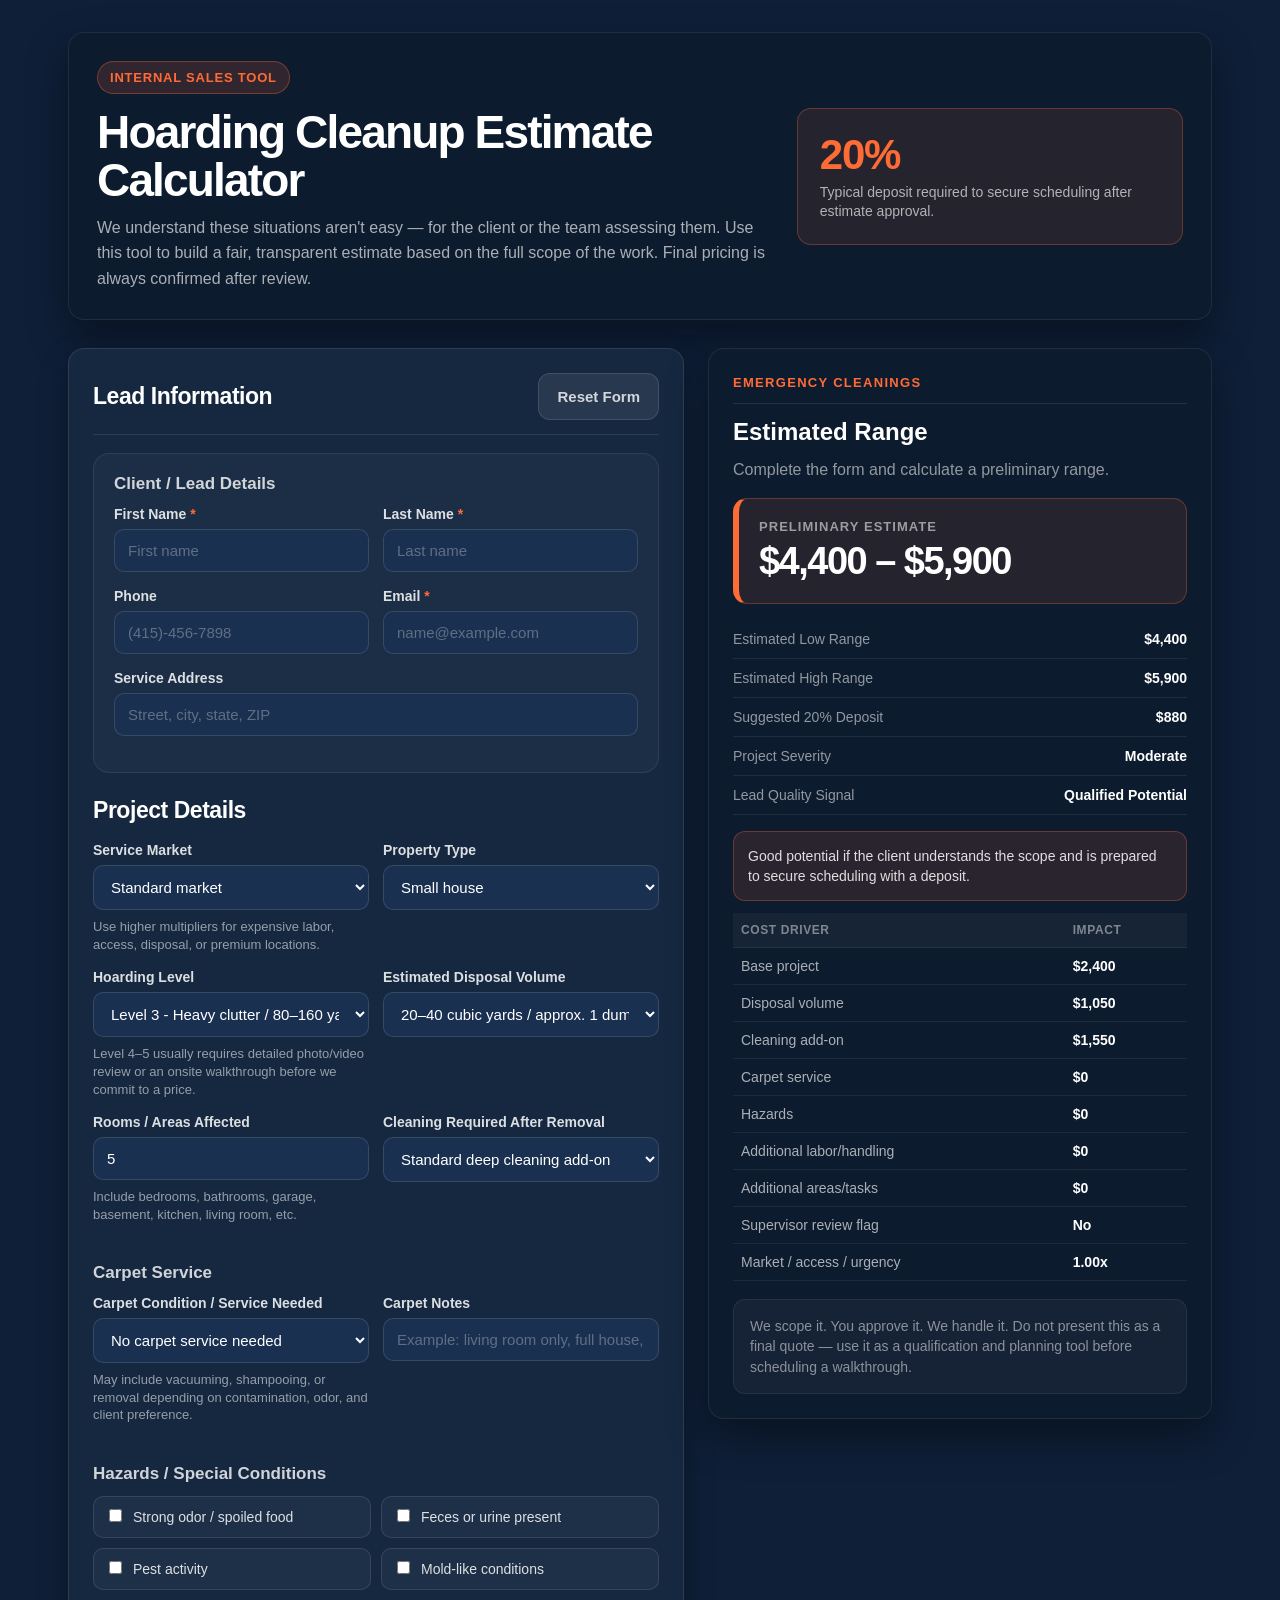
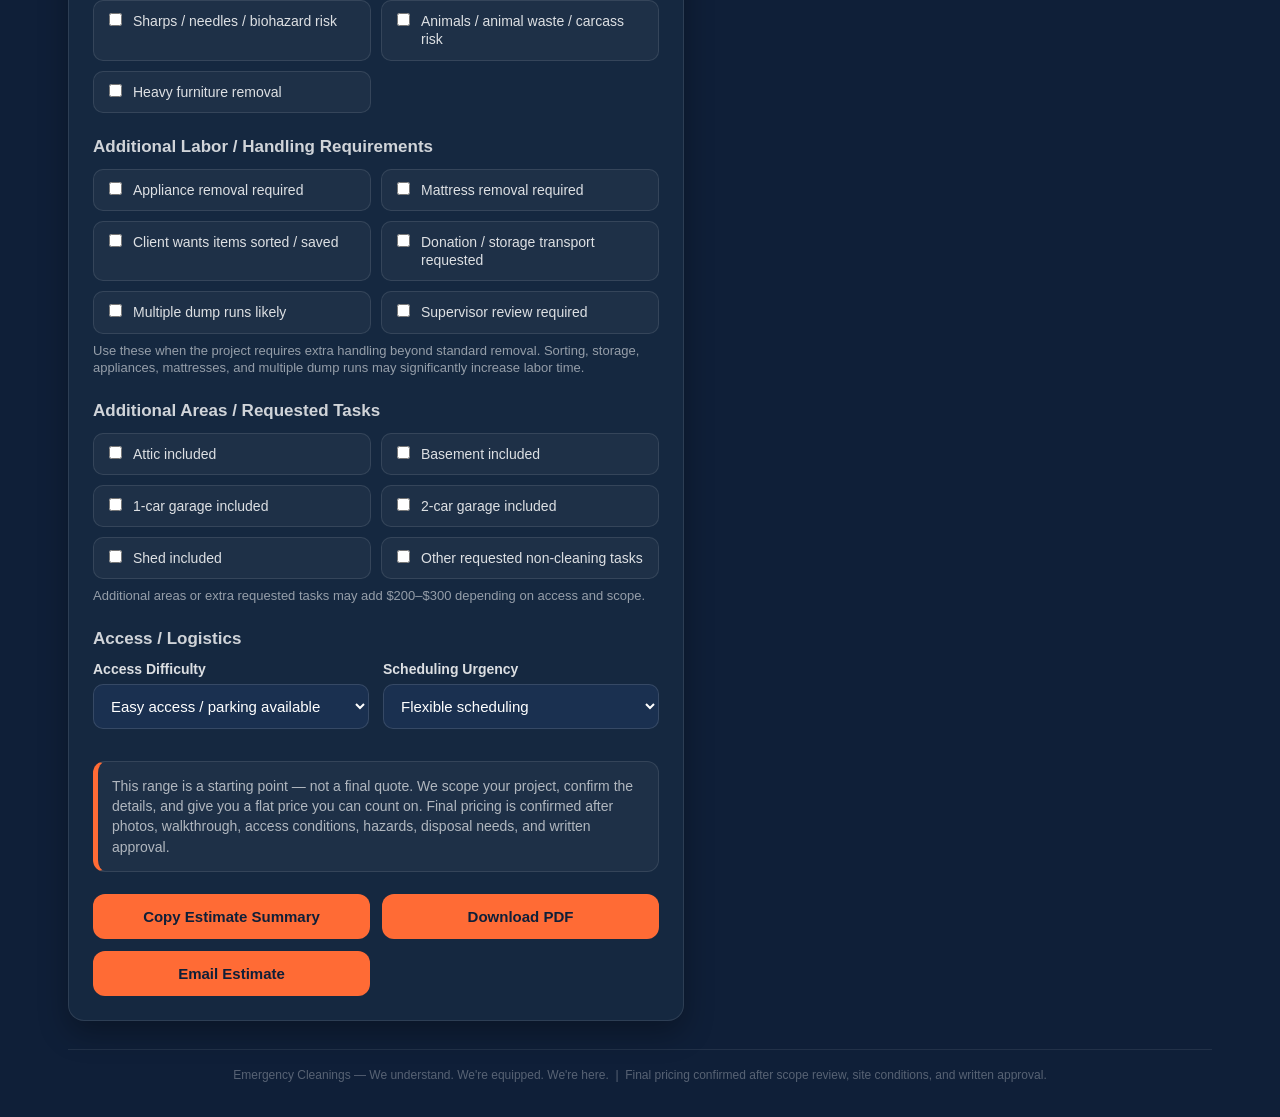
<file: index.html>
<!DOCTYPE html>
<html lang="en">
<head>
  <meta charset="UTF-8" />
  <meta name="viewport" content="width=device-width, initial-scale=1.0" />
  <title>Emergency Cleanings | Hoarding Cleanup Estimate Calculator</title>
  <link rel="stylesheet" href="styles.css" />
</head>
<body>
  <div class="ec-calculator-wrapper" id="ecCalculator">
    <section class="ec-header">
      <div>
        <span class="ec-badge">Internal Sales Tool</span>
        <h1>Hoarding Cleanup Estimate Calculator</h1>
        <p>
          We understand these situations aren't easy — for the client or the team assessing them.
          Use this tool to build a fair, transparent estimate based on the full scope of the work.
          Final pricing is always confirmed after review.
        </p>
      </div>
      <div class="ec-header-card">
        <strong>20%</strong>
        <span>Typical deposit required to secure scheduling after estimate approval.</span>
      </div>
    </section>

    <section class="ec-main-grid">
      <form class="ec-card" id="calculatorForm" novalidate>
        <div class="ec-form-topbar">
          <h2>Lead Information</h2>
          <button class="ec-btn ec-btn-secondary ec-btn-small" type="button" onclick="resetCalculator()">Reset Form</button>
        </div>

        <div class="ec-lead-box form-block-top">
          <h3>Client / Lead Details</h3>
          <div class="ec-two-col">
            <div class="ec-field">
              <label for="clientFirstName">First Name <span class="required">*</span></label>
              <input id="clientFirstName" type="text" placeholder="First name" required autocomplete="given-name" />
            </div>
            <div class="ec-field">
              <label for="clientLastName">Last Name <span class="required">*</span></label>
              <input id="clientLastName" type="text" placeholder="Last name" required autocomplete="family-name" />
            </div>
          </div>
          <div class="ec-two-col">
            <div class="ec-field">
              <label for="clientPhone">Phone</label>
              <input id="clientPhone" type="tel" placeholder="(415)-456-7898" inputmode="tel" maxlength="14" autocomplete="tel" />
            </div>
            <div class="ec-field">
              <label for="clientEmail">Email <span class="required">*</span></label>
              <input id="clientEmail" type="email" placeholder="name@example.com" required autocomplete="email" />
            </div>
          </div>
          <div class="ec-field">
            <label for="clientAddress">Service Address</label>
            <input id="clientAddress" type="text" placeholder="Street, city, state, ZIP" autocomplete="street-address" />
          </div>
        </div>

        <h2>Project Details</h2>

        <div class="ec-two-col">
          <div class="ec-field">
            <label for="marketType">Service Market</label>
            <select id="marketType">
              <option value="0.95">Lower-cost / rural market</option>
              <option value="1.00" selected>Standard market</option>
              <option value="1.15">High-cost metro</option>
              <option value="1.25">Premium metro / wealthy suburb</option>
              <option value="1.40">Difficult urban market: NYC / SF / LA core</option>
            </select>
            <small>Use higher multipliers for expensive labor, access, disposal, or premium locations.</small>
          </div>

          <div class="ec-field">
            <label for="propertyType">Property Type</label>
            <select id="propertyType">
              <option value="0.85">Studio / 1-bedroom apartment</option>
              <option value="0.95">2-bedroom apartment</option>
              <option value="1.00" selected>Small house</option>
              <option value="1.20">Medium house</option>
              <option value="1.45">Large house</option>
              <option value="1.70">Very large property / multi-unit</option>
            </select>
          </div>
        </div>

        <div class="ec-two-col">
          <div class="ec-field">
            <label for="hoardingLevel">Hoarding Level</label>
            <select id="hoardingLevel">
              <option value="800">Level 1 - Light clutter / 10–30 yards</option>
              <option value="1400">Level 2 - Moderate clutter / 30–80 yards</option>
              <option value="2400" selected>Level 3 - Heavy clutter / 80–160 yards</option>
              <option value="3800">Level 4 - Severe conditions / 160–250 yards</option>
              <option value="5000">Level 5 - Extreme / 250–400+ yards</option>
            </select>
            <small>Level 4–5 usually requires detailed photo/video review or an onsite walkthrough before we commit to a price.</small>
          </div>

          <div class="ec-field">
            <label for="cubicYards">Estimated Disposal Volume</label>
            <select id="cubicYards">
              <option value="350">Less than 10 cubic yards</option>
              <option value="800">10–20 cubic yards</option>
              <option value="1050" selected>20–40 cubic yards / approx. 1 dumpster</option>
              <option value="2100">40–80 cubic yards / approx. 1–2 dumpsters</option>
              <option value="4200">80–160 cubic yards / approx. 2–4 dumpsters</option>
              <option value="6300">160–240 cubic yards / approx. 4–6 dumpsters</option>
              <option value="9500">240–400 cubic yards / approx. 6–10 dumpsters</option>
            </select>
          </div>
        </div>

        <div class="ec-two-col">
          <div class="ec-field">
            <label for="roomsAffected">Rooms / Areas Affected</label>
            <input id="roomsAffected" type="number" min="1" max="30" value="5" />
            <small>Include bedrooms, bathrooms, garage, basement, kitchen, living room, etc.</small>
          </div>

          <div class="ec-field">
            <label for="cleaningLevel">Cleaning Required After Removal</label>
            <select id="cleaningLevel">
              <option value="0">Removal only</option>
              <option value="400">Removal + broom sweep</option>
              <option value="800">Small deep cleaning add-on</option>
              <option value="1300" selected>Standard deep cleaning add-on</option>
              <option value="1800">Large / severe deep cleaning add-on</option>
              <option value="2500">Biohazard-level cleaning / odor work</option>
            </select>
          </div>
        </div>

        <h3>Carpet Service</h3>
        <div class="ec-two-col">
          <div class="ec-field">
            <label for="carpetService">Carpet Condition / Service Needed</label>
            <select id="carpetService">
              <option value="0" selected>No carpet service needed</option>
              <option value="50">Light vacuum only / small area</option>
              <option value="150">Carpet vacuum / moderate area</option>
              <option value="300">Carpet shampoo / standard area</option>
              <option value="500">Carpet shampoo / large area</option>
              <option value="400">Carpet removal / small area</option>
              <option value="650">Carpet removal / medium area</option>
              <option value="800">Carpet removal / large or severe area</option>
            </select>
            <small>May include vacuuming, shampooing, or removal depending on contamination, odor, and client preference.</small>
          </div>
          <div class="ec-field">
            <label for="carpetNotes">Carpet Notes</label>
            <input id="carpetNotes" type="text" placeholder="Example: living room only, full house, remove contaminated carpet" />
          </div>
        </div>

        <h3>Hazards / Special Conditions</h3>
        <div class="ec-checkbox-grid">
          <label class="ec-check"><input type="checkbox" class="hazard" value="800" /> Strong odor / spoiled food</label>
          <label class="ec-check"><input type="checkbox" class="hazard" value="1800" /> Feces or urine present</label>
          <label class="ec-check"><input type="checkbox" class="hazard" value="900" /> Pest activity</label>
          <label class="ec-check"><input type="checkbox" class="hazard" value="1200" /> Mold-like conditions</label>
          <label class="ec-check"><input type="checkbox" class="hazard" value="2500" /> Sharps / needles / biohazard risk</label>
          <label class="ec-check"><input type="checkbox" class="hazard" value="1500" /> Animals / animal waste / carcass risk</label>
          <label class="ec-check"><input type="checkbox" class="hazard" value="800" /> Heavy furniture removal</label>
        </div>

        <h3>Additional Labor / Handling Requirements</h3>
        <div class="ec-checkbox-grid">
          <label class="ec-check"><input type="checkbox" class="labor-extra" value="350" /> Appliance removal required</label>
          <label class="ec-check"><input type="checkbox" class="labor-extra" value="150" /> Mattress removal required</label>
          <label class="ec-check"><input type="checkbox" class="labor-extra" value="750" /> Client wants items sorted / saved</label>
          <label class="ec-check"><input type="checkbox" class="labor-extra" value="650" /> Donation / storage transport requested</label>
          <label class="ec-check"><input type="checkbox" class="labor-extra" value="500" /> Multiple dump runs likely</label>
          <label class="ec-check"><input type="checkbox" class="supervisor-flag" value="0" /> Supervisor review required</label>
        </div>
        <small class="block-help">Use these when the project requires extra handling beyond standard removal. Sorting, storage, appliances, mattresses, and multiple dump runs may significantly increase labor time.</small>

        <h3>Additional Areas / Requested Tasks</h3>
        <div class="ec-checkbox-grid">
          <label class="ec-check"><input type="checkbox" class="extra-area" value="300" /> Attic included</label>
          <label class="ec-check"><input type="checkbox" class="extra-area" value="300" /> Basement included</label>
          <label class="ec-check"><input type="checkbox" class="extra-area" value="200" /> 1-car garage included</label>
          <label class="ec-check"><input type="checkbox" class="extra-area" value="300" /> 2-car garage included</label>
          <label class="ec-check"><input type="checkbox" class="extra-area" value="250" /> Shed included</label>
          <label class="ec-check"><input type="checkbox" class="extra-area" value="300" /> Other requested non-cleaning tasks</label>
        </div>
        <small class="block-help">Additional areas or extra requested tasks may add $200–$300 depending on access and scope.</small>

        <h3>Access / Logistics</h3>
        <div class="ec-two-col">
          <div class="ec-field">
            <label for="accessLevel">Access Difficulty</label>
            <select id="accessLevel">
              <option value="1.00">Easy access / parking available</option>
              <option value="1.06">Some stairs or elevator coordination</option>
              <option value="1.12">Long carry distance / limited parking</option>
              <option value="1.18">Urban building / COI / elevator restrictions</option>
              <option value="1.28">Very difficult access / no dumpster access</option>
            </select>
          </div>

          <div class="ec-field">
            <label for="urgency">Scheduling Urgency</label>
            <select id="urgency">
              <option value="1.00">Flexible scheduling</option>
              <option value="1.05">Within 7 days</option>
              <option value="1.12">Within 72 hours</option>
              <option value="1.22">Same-day / emergency response</option>
            </select>
          </div>
        </div>

        <div class="ec-warning">
          This range is a starting point — not a final quote. We scope your project, confirm the details,
          and give you a flat price you can count on. Final pricing is confirmed after photos, walkthrough,
          access conditions, hazards, disposal needs, and written approval.
        </div>

        <div class="ec-actions">
          <button class="ec-btn ec-btn-primary" type="button" onclick="copySummary()">Copy Estimate Summary</button>
          <button class="ec-btn ec-btn-primary" type="button" onclick="downloadEstimatePdf()">Download PDF</button>
          <button class="ec-btn ec-btn-primary" type="button" id="sendEstimateBtn" onclick="sendEstimate()">Email Estimate</button>
        </div>
      </form>

      <aside class="ec-result-card" id="resultPanel">
        <div class="ec-result-brand">
          <span class="ec-result-logo">Emergency Cleanings</span>
        </div>
        <h2>Estimated Range</h2>
        <p class="result-intro">Complete the form and calculate a preliminary range.</p>

        <div class="ec-range">
          <span class="label">Preliminary Estimate</span>
          <span class="amount" id="estimateRange">$0 – $0</span>
        </div>

        <div class="ec-result-row"><span>Estimated Low Range</span><strong id="lowRange">$0</strong></div>
        <div class="ec-result-row"><span>Estimated High Range</span><strong id="highRange">$0</strong></div>
        <div class="ec-result-row"><span>Suggested 20% Deposit</span><strong id="depositAmount">$0</strong></div>
        <div class="ec-result-row"><span>Project Severity</span><strong id="severityLabel">Pending</strong></div>
        <div class="ec-result-row"><span>Lead Quality Signal</span><strong id="leadSignal">Pending</strong></div>

        <div class="ec-quality-box" id="recommendationBox">
          Recommendation will appear after calculation.
        </div>

        <table class="ec-mini-table" id="breakdownTable">
          <thead>
            <tr><th>Cost Driver</th><th>Impact</th></tr>
          </thead>
          <tbody>
            <tr><td>Base project</td><td id="baseImpact">$0</td></tr>
            <tr><td>Disposal volume</td><td id="volumeImpact">$0</td></tr>
            <tr><td>Cleaning add-on</td><td id="cleanImpact">$0</td></tr>
            <tr><td>Carpet service</td><td id="carpetImpact">$0</td></tr>
            <tr><td>Hazards</td><td id="hazardImpact">$0</td></tr>
            <tr><td>Additional labor/handling</td><td id="laborExtraImpact">$0</td></tr>
            <tr><td>Additional areas/tasks</td><td id="extraImpact">$0</td></tr>
            <tr><td>Supervisor review flag</td><td id="supervisorImpact">No</td></tr>
            <tr><td>Market / access / urgency</td><td id="multiplierImpact">1.00x</td></tr>
          </tbody>
        </table>

        <div class="ec-note">
          We scope it. You approve it. We handle it. Do not present this as a final quote — use it as a qualification and planning tool before scheduling a walkthrough.
        </div>
      </aside>
    </section>

    <div class="ec-footer-note">
      Emergency Cleanings — We understand. We're equipped. We're here. &nbsp;|&nbsp; Final pricing confirmed after scope review, site conditions, and written approval.
    </div>
  </div>

  <script src="calculator.js"></script>
</body>
</html>
</file>
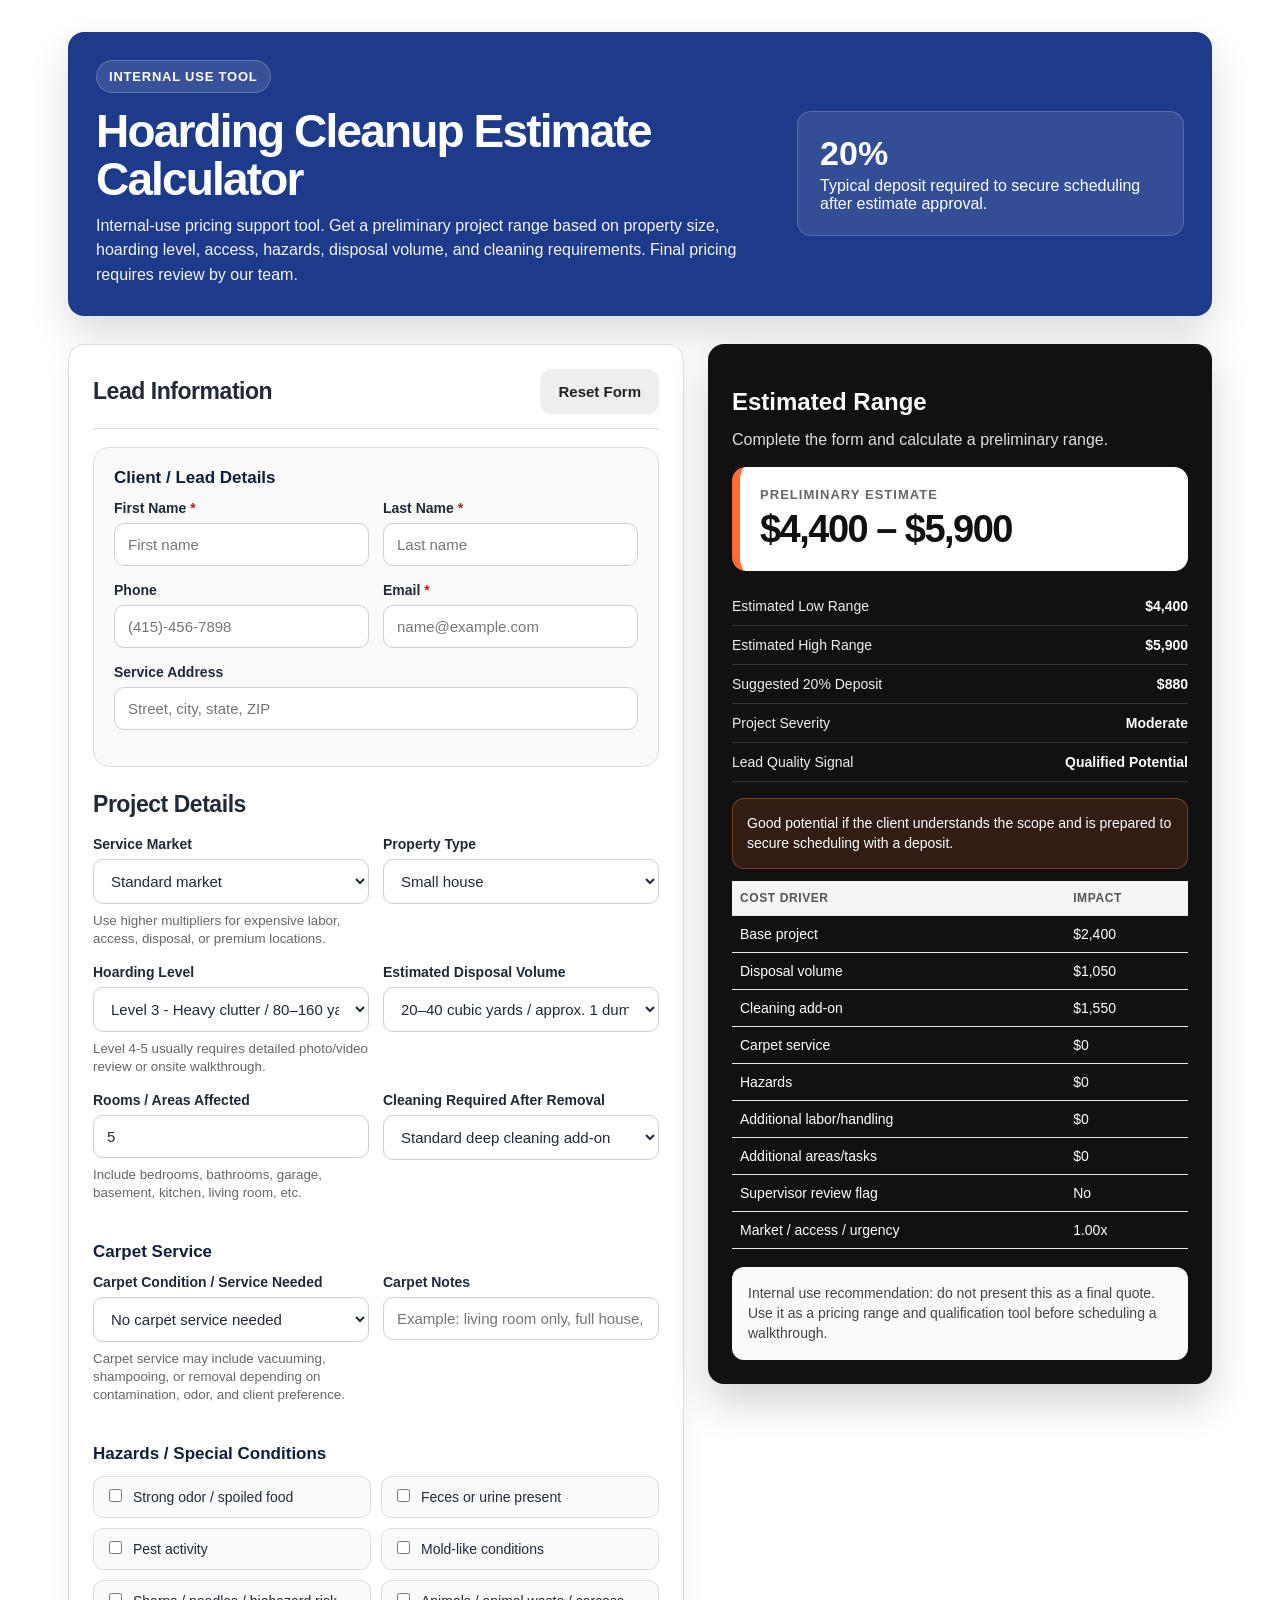
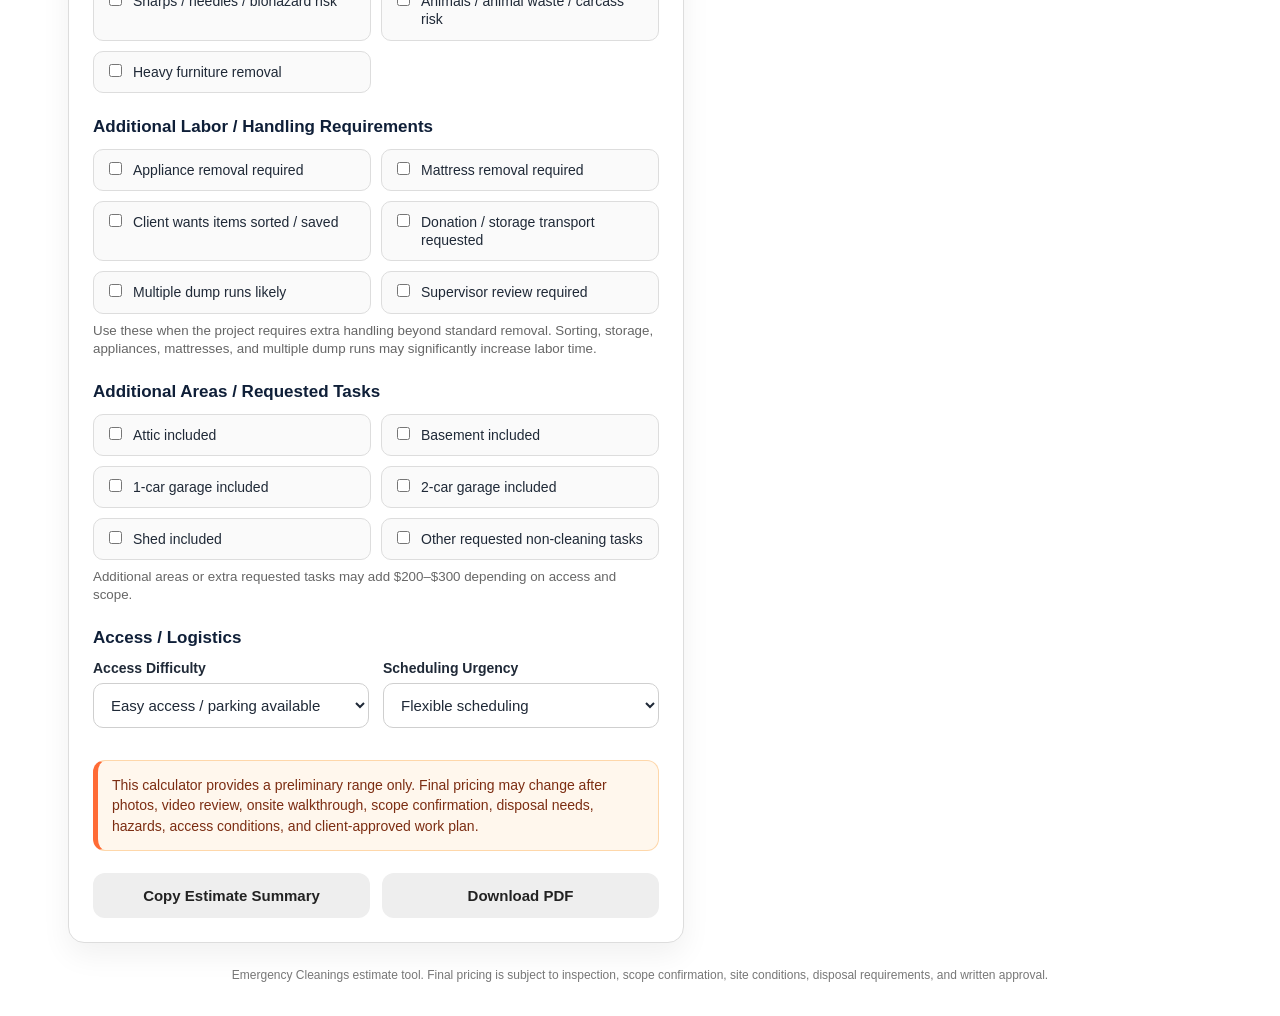
<file: ProjectCalculator/index.html>
<!DOCTYPE html>
<html lang="en">
<head>
  <meta charset="UTF-8" />
  <meta name="viewport" content="width=device-width, initial-scale=1.0" />
  <title>Emergency Cleanings | Hoarding Cleanup Estimate Calculator</title>
  <link rel="stylesheet" href="styles.css" />
</head>
<body>
  <div class="ec-calculator-wrapper" id="ecCalculator">
    <section class="ec-header">
      <div>
        <span class="ec-badge">Internal Use Tool</span>
        <h1>Hoarding Cleanup Estimate Calculator</h1>
        <p>
          Internal-use pricing support tool. Get a preliminary project range based on property size,
          hoarding level, access, hazards, disposal volume, and cleaning requirements. Final pricing
          requires review by our team.
        </p>
      </div>
      <div class="ec-header-card">
        <strong>20%</strong>
        <span>Typical deposit required to secure scheduling after estimate approval.</span>
      </div>
    </section>

    <section class="ec-main-grid">
      <form class="ec-card" id="calculatorForm" novalidate>
        <div class="ec-form-topbar">
          <h2>Lead Information</h2>
          <button class="ec-btn ec-btn-secondary ec-btn-small" type="button" onclick="resetCalculator()">Reset Form</button>
        </div>

        <div class="ec-lead-box form-block-top">
          <h3>Client / Lead Details</h3>
          <div class="ec-two-col">
            <div class="ec-field">
              <label for="clientFirstName">First Name <span class="required">*</span></label>
              <input id="clientFirstName" type="text" placeholder="First name" required autocomplete="given-name" />
            </div>
            <div class="ec-field">
              <label for="clientLastName">Last Name <span class="required">*</span></label>
              <input id="clientLastName" type="text" placeholder="Last name" required autocomplete="family-name" />
            </div>
          </div>
          <div class="ec-two-col">
            <div class="ec-field">
              <label for="clientPhone">Phone</label>
              <input id="clientPhone" type="tel" placeholder="(415)-456-7898" inputmode="tel" maxlength="14" autocomplete="tel" />
            </div>
            <div class="ec-field">
              <label for="clientEmail">Email <span class="required">*</span></label>
              <input id="clientEmail" type="email" placeholder="name@example.com" required autocomplete="email" />
            </div>
          </div>
          <div class="ec-field">
            <label for="clientAddress">Service Address</label>
            <input id="clientAddress" type="text" placeholder="Street, city, state, ZIP" autocomplete="street-address" />
          </div>
        </div>

        <h2>Project Details</h2>

        <div class="ec-two-col">
          <div class="ec-field">
            <label for="marketType">Service Market</label>
            <select id="marketType">
              <option value="0.95">Lower-cost / rural market</option>
              <option value="1.00" selected>Standard market</option>
              <option value="1.15">High-cost metro</option>
              <option value="1.25">Premium metro / wealthy suburb</option>
              <option value="1.40">Difficult urban market: NYC / SF / LA core</option>
            </select>
            <small>Use higher multipliers for expensive labor, access, disposal, or premium locations.</small>
          </div>

          <div class="ec-field">
            <label for="propertyType">Property Type</label>
            <select id="propertyType">
              <option value="0.85">Studio / 1-bedroom apartment</option>
              <option value="0.95">2-bedroom apartment</option>
              <option value="1.00" selected>Small house</option>
              <option value="1.20">Medium house</option>
              <option value="1.45">Large house</option>
              <option value="1.70">Very large property / multi-unit</option>
            </select>
          </div>
        </div>

        <div class="ec-two-col">
          <div class="ec-field">
            <label for="hoardingLevel">Hoarding Level</label>
            <select id="hoardingLevel">
              <option value="800">Level 1 - Light clutter / 10–30 yards</option>
              <option value="1400">Level 2 - Moderate clutter / 30–80 yards</option>
              <option value="2400" selected>Level 3 - Heavy clutter / 80–160 yards</option>
              <option value="3800">Level 4 - Severe conditions / 160–250 yards</option>
              <option value="5000">Level 5 - Extreme / 250–400+ yards</option>
            </select>
            <small>Level 4-5 usually requires detailed photo/video review or onsite walkthrough.</small>
          </div>

          <div class="ec-field">
            <label for="cubicYards">Estimated Disposal Volume</label>
            <select id="cubicYards">
              <option value="350">Less than 10 cubic yards</option>
              <option value="800">10–20 cubic yards</option>
              <option value="1050" selected>20–40 cubic yards / approx. 1 dumpster</option>
              <option value="2100">40–80 cubic yards / approx. 1–2 dumpsters</option>
              <option value="4200">80–160 cubic yards / approx. 2–4 dumpsters</option>
              <option value="6300">160–240 cubic yards / approx. 4–6 dumpsters</option>
              <option value="9500">240–400 cubic yards / approx. 6–10 dumpsters</option>
            </select>
          </div>
        </div>

        <div class="ec-two-col">
          <div class="ec-field">
            <label for="roomsAffected">Rooms / Areas Affected</label>
            <input id="roomsAffected" type="number" min="1" max="30" value="5" />
            <small>Include bedrooms, bathrooms, garage, basement, kitchen, living room, etc.</small>
          </div>

          <div class="ec-field">
            <label for="cleaningLevel">Cleaning Required After Removal</label>
            <select id="cleaningLevel">
              <option value="0">Removal only</option>
              <option value="400">Removal + broom sweep</option>
              <option value="800">Small deep cleaning add-on</option>
              <option value="1300" selected>Standard deep cleaning add-on</option>
              <option value="1800">Large / severe deep cleaning add-on</option>
              <option value="2500">Biohazard-level cleaning / odor work</option>
            </select>
          </div>
        </div>

        <h3>Carpet Service</h3>
        <div class="ec-two-col">
          <div class="ec-field">
            <label for="carpetService">Carpet Condition / Service Needed</label>
            <select id="carpetService">
              <option value="0" selected>No carpet service needed</option>
              <option value="50">Light vacuum only / small area</option>
              <option value="150">Carpet vacuum / moderate area</option>
              <option value="300">Carpet shampoo / standard area</option>
              <option value="500">Carpet shampoo / large area</option>
              <option value="400">Carpet removal / small area</option>
              <option value="650">Carpet removal / medium area</option>
              <option value="800">Carpet removal / large or severe area</option>
            </select>
            <small>Carpet service may include vacuuming, shampooing, or removal depending on contamination, odor, and client preference.</small>
          </div>
          <div class="ec-field">
            <label for="carpetNotes">Carpet Notes</label>
            <input id="carpetNotes" type="text" placeholder="Example: living room only, full house, remove contaminated carpet" />
          </div>
        </div>

        <h3>Hazards / Special Conditions</h3>
        <div class="ec-checkbox-grid">
          <label class="ec-check"><input type="checkbox" class="hazard" value="800" /> Strong odor / spoiled food</label>
          <label class="ec-check"><input type="checkbox" class="hazard" value="1800" /> Feces or urine present</label>
          <label class="ec-check"><input type="checkbox" class="hazard" value="900" /> Pest activity</label>
          <label class="ec-check"><input type="checkbox" class="hazard" value="1200" /> Mold-like conditions</label>
          <label class="ec-check"><input type="checkbox" class="hazard" value="2500" /> Sharps / needles / biohazard risk</label>
          <label class="ec-check"><input type="checkbox" class="hazard" value="1500" /> Animals / animal waste / carcass risk</label>
          <label class="ec-check"><input type="checkbox" class="hazard" value="800" /> Heavy furniture removal</label>
        </div>

        <h3>Additional Labor / Handling Requirements</h3>
        <div class="ec-checkbox-grid">
          <label class="ec-check"><input type="checkbox" class="labor-extra" value="350" /> Appliance removal required</label>
          <label class="ec-check"><input type="checkbox" class="labor-extra" value="150" /> Mattress removal required</label>
          <label class="ec-check"><input type="checkbox" class="labor-extra" value="750" /> Client wants items sorted / saved</label>
          <label class="ec-check"><input type="checkbox" class="labor-extra" value="650" /> Donation / storage transport requested</label>
          <label class="ec-check"><input type="checkbox" class="labor-extra" value="500" /> Multiple dump runs likely</label>
          <label class="ec-check"><input type="checkbox" class="supervisor-flag" value="0" /> Supervisor review required</label>
        </div>
        <small class="block-help">Use these when the project requires extra handling beyond standard removal. Sorting, storage, appliances, mattresses, and multiple dump runs may significantly increase labor time.</small>

        <h3>Additional Areas / Requested Tasks</h3>
        <div class="ec-checkbox-grid">
          <label class="ec-check"><input type="checkbox" class="extra-area" value="300" /> Attic included</label>
          <label class="ec-check"><input type="checkbox" class="extra-area" value="300" /> Basement included</label>
          <label class="ec-check"><input type="checkbox" class="extra-area" value="200" /> 1-car garage included</label>
          <label class="ec-check"><input type="checkbox" class="extra-area" value="300" /> 2-car garage included</label>
          <label class="ec-check"><input type="checkbox" class="extra-area" value="250" /> Shed included</label>
          <label class="ec-check"><input type="checkbox" class="extra-area" value="300" /> Other requested non-cleaning tasks</label>
        </div>
        <small class="block-help">Additional areas or extra requested tasks may add $200–$300 depending on access and scope.</small>

        <h3>Access / Logistics</h3>
        <div class="ec-two-col">
          <div class="ec-field">
            <label for="accessLevel">Access Difficulty</label>
            <select id="accessLevel">
              <option value="1.00">Easy access / parking available</option>
              <option value="1.06">Some stairs or elevator coordination</option>
              <option value="1.12">Long carry distance / limited parking</option>
              <option value="1.18">Urban building / COI / elevator restrictions</option>
              <option value="1.28">Very difficult access / no dumpster access</option>
            </select>
          </div>

          <div class="ec-field">
            <label for="urgency">Scheduling Urgency</label>
            <select id="urgency">
              <option value="1.00">Flexible scheduling</option>
              <option value="1.05">Within 7 days</option>
              <option value="1.12">Within 72 hours</option>
              <option value="1.22">Same-day / emergency response</option>
            </select>
          </div>
        </div>

        <div class="ec-warning">
          This calculator provides a preliminary range only. Final pricing may change after photos,
          video review, onsite walkthrough, scope confirmation, disposal needs, hazards, access conditions,
          and client-approved work plan.
        </div>

        <div class="ec-actions">
          <button class="ec-btn ec-btn-secondary" type="button" onclick="copySummary()">Copy Estimate Summary</button>
          <button class="ec-btn ec-btn-secondary" type="button" onclick="downloadEstimatePdf()">Download PDF</button>
        </div>
      </form>

      <aside class="ec-result-card" id="resultPanel">
        <h2>Estimated Range</h2>
        <p class="result-intro">Complete the form and calculate a preliminary range.</p>

        <div class="ec-range">
          <span class="label">Preliminary Estimate</span>
          <span class="amount" id="estimateRange">$0 – $0</span>
        </div>

        <div class="ec-result-row"><span>Estimated Low Range</span><strong id="lowRange">$0</strong></div>
        <div class="ec-result-row"><span>Estimated High Range</span><strong id="highRange">$0</strong></div>
        <div class="ec-result-row"><span>Suggested 20% Deposit</span><strong id="depositAmount">$0</strong></div>
        <div class="ec-result-row"><span>Project Severity</span><strong id="severityLabel">Pending</strong></div>
        <div class="ec-result-row"><span>Lead Quality Signal</span><strong id="leadSignal">Pending</strong></div>

        <div class="ec-quality-box" id="recommendationBox">
          Recommendation will appear after calculation.
        </div>

        <table class="ec-mini-table" id="breakdownTable">
          <thead>
            <tr><th>Cost Driver</th><th>Impact</th></tr>
          </thead>
          <tbody>
            <tr><td>Base project</td><td id="baseImpact">$0</td></tr>
            <tr><td>Disposal volume</td><td id="volumeImpact">$0</td></tr>
            <tr><td>Cleaning add-on</td><td id="cleanImpact">$0</td></tr>
            <tr><td>Carpet service</td><td id="carpetImpact">$0</td></tr>
            <tr><td>Hazards</td><td id="hazardImpact">$0</td></tr>
            <tr><td>Additional labor/handling</td><td id="laborExtraImpact">$0</td></tr>
            <tr><td>Additional areas/tasks</td><td id="extraImpact">$0</td></tr>
            <tr><td>Supervisor review flag</td><td id="supervisorImpact">No</td></tr>
            <tr><td>Market / access / urgency</td><td id="multiplierImpact">1.00x</td></tr>
          </tbody>
        </table>

        <div class="ec-note">
          Internal use recommendation: do not present this as a final quote. Use it as a pricing range and qualification tool before scheduling a walkthrough.
        </div>
      </aside>
    </section>

    <div class="ec-footer-note">
      Emergency Cleanings estimate tool. Final pricing is subject to inspection, scope confirmation, site conditions, disposal requirements, and written approval.
    </div>
  </div>

  <script src="calculator.js"></script>
</body>
</html>
</file>
<file: styles.css>
:root {
  --ec-orange: #ff6b35;
  --ec-orange-hover: #ff7a3d;
  --ec-dark: #0f1f38;
  --ec-dark-card: #152840;
  --ec-dark-input: #1a3050;
  --ec-border: rgba(255,255,255,0.1);
  --ec-text: #ffffff;
  --ec-muted: rgba(255,255,255,0.55);
  --ec-red: #ff6b6b;
  --ec-radius: 16px;
}

* { box-sizing: border-box; }

body {
  margin: 0;
  font-family: Arial, Helvetica, sans-serif;
  background: var(--ec-dark);
  color: var(--ec-text);
}

.ec-calculator-wrapper {
  max-width: 1180px;
  margin: 0 auto;
  padding: 32px 18px;
}

/* ── Header ── */
.ec-header {
  display: grid;
  grid-template-columns: 1.4fr 0.8fr;
  gap: 24px;
  align-items: center;
  margin-bottom: 28px;
  padding: 28px;
  background: #0d1b2e;
  border: 1px solid rgba(255,255,255,0.08);
  border-radius: var(--ec-radius);
  box-shadow: 0 18px 40px rgba(0,0,0,0.4);
}

.ec-header h1 {
  margin: 0 0 10px;
  font-size: clamp(28px, 4vw, 46px);
  line-height: 1.05;
  letter-spacing: -0.04em;
  color: #ffffff;
}

.ec-header p {
  margin: 0;
  font-size: 16px;
  line-height: 1.6;
  color: rgba(255,255,255,0.65);
}

.ec-badge {
  display: inline-block;
  margin-bottom: 14px;
  padding: 8px 12px;
  background: rgba(255,107,53,0.15);
  border: 1px solid rgba(255,107,53,0.35);
  border-radius: 999px;
  font-weight: 700;
  color: var(--ec-orange);
  font-size: 13px;
  text-transform: uppercase;
  letter-spacing: 0.06em;
}

.ec-header-card {
  background: rgba(255,107,53,0.1);
  border: 1px solid rgba(255,107,53,0.3);
  padding: 22px;
  border-radius: 14px;
}

.ec-header-card strong {
  display: block;
  font-size: 42px;
  font-weight: 900;
  margin-bottom: 4px;
  color: var(--ec-orange);
  letter-spacing: -0.03em;
}

.ec-header-card span {
  color: rgba(255,255,255,0.65);
  font-size: 14px;
  line-height: 1.4;
}

/* ── Main grid ── */
.ec-main-grid {
  display: grid;
  grid-template-columns: 1.1fr 0.9fr;
  gap: 24px;
  align-items: start;
}

/* ── Form card ── */
.ec-card {
  background: var(--ec-dark-card);
  border: 1px solid var(--ec-border);
  border-radius: var(--ec-radius);
  padding: 24px;
  box-shadow: 0 12px 30px rgba(0,0,0,0.3);
}

.ec-card h2 {
  margin: 0 0 18px;
  font-size: 23px;
  letter-spacing: -0.02em;
  color: #ffffff;
}

.ec-card h3 {
  margin: 24px 0 12px;
  font-size: 17px;
  color: rgba(255,255,255,0.8);
  font-weight: 700;
}

.ec-field { margin-bottom: 16px; }
.ec-field label { display: block; font-weight: 700; margin-bottom: 7px; font-size: 14px; color: rgba(255,255,255,0.85); }
.ec-field small, .block-help { display: block; margin-top: 8px; color: var(--ec-muted); line-height: 1.35; font-size: 13px; }
.required { color: var(--ec-orange); }

select,
input[type="number"],
input[type="text"],
input[type="email"],
input[type="tel"] {
  width: 100%;
  padding: 12px 13px;
  border: 1px solid rgba(255,255,255,0.12);
  border-radius: 10px;
  font-size: 15px;
  background: var(--ec-dark-input);
  color: #ffffff;
}

select option {
  background: #1a3050;
  color: #ffffff;
}

select:focus,
input:focus {
  outline: 3px solid rgba(255,107,53,0.3);
  border-color: var(--ec-orange);
}

::placeholder { color: rgba(255,255,255,0.3); }

.ec-two-col { display: grid; grid-template-columns: 1fr 1fr; gap: 14px; }
.ec-checkbox-grid { display: grid; grid-template-columns: 1fr 1fr; gap: 10px; margin-top: 8px; }

.ec-check {
  display: flex;
  gap: 8px;
  align-items: flex-start;
  padding: 11px;
  border: 1px solid rgba(255,255,255,0.1);
  border-radius: 10px;
  background: rgba(255,255,255,0.04);
  font-size: 14px;
  line-height: 1.3;
  cursor: pointer;
  transition: border-color 0.15s, background 0.15s;
  color: rgba(255,255,255,0.85);
}

.ec-check:hover { border-color: var(--ec-orange); background: rgba(255,107,53,0.06); }
.ec-check input { margin-top: 1px; accent-color: var(--ec-orange); }

/* ── Form topbar ── */
.ec-actions { display: grid; grid-template-columns: 1fr 1fr; gap: 12px; margin-top: 22px; }

.ec-form-topbar {
  display: flex;
  justify-content: space-between;
  align-items: center;
  gap: 12px;
  margin-bottom: 18px;
  padding-bottom: 14px;
  border-bottom: 1px solid var(--ec-border);
}
.ec-form-topbar h2 { margin: 0; }
.ec-btn-small { padding: 10px 14px; font-size: 13px; border-radius: 10px; white-space: nowrap; }

/* ── Buttons ── */
.ec-btn {
  border: none;
  padding: 14px 18px;
  border-radius: 12px;
  font-size: 15px;
  font-weight: 800;
  cursor: pointer;
  transition: background 0.2s ease, transform 0.15s ease;
}

/* Orange CTA — brand standard */
.ec-btn-primary {
  background: var(--ec-orange);
  color: #0f1f38;
}
.ec-btn-primary:hover {
  background: var(--ec-orange-hover);
  transform: translateY(-1px);
}

.ec-btn-secondary {
  background: rgba(255,255,255,0.08);
  color: rgba(255,255,255,0.8);
  border: 1px solid rgba(255,255,255,0.12);
}
.ec-btn-secondary:hover { background: rgba(255,255,255,0.13); }

/* ── Result card ── */
.ec-result-card {
  position: sticky;
  top: 18px;
  background: #0d1b2e;
  color: #ffffff;
  border-radius: var(--ec-radius);
  padding: 24px;
  border: 1px solid rgba(255,255,255,0.08);
  box-shadow: 0 18px 40px rgba(0,0,0,0.4);
}

.ec-result-brand {
  margin-bottom: 14px;
  padding-bottom: 12px;
  border-bottom: 1px solid rgba(255,255,255,0.1);
}

.ec-result-logo {
  font-size: 13px;
  font-weight: 800;
  text-transform: uppercase;
  letter-spacing: 0.1em;
  color: var(--ec-orange);
}

.ec-result-card h2 { color: #ffffff; margin: 0 0 12px; }
.result-intro { margin: 0; color: rgba(255,255,255,0.55); line-height: 1.45; }

.ec-range {
  padding: 20px;
  background: rgba(255,107,53,0.1);
  border-radius: 14px;
  margin: 16px 0;
  border: 1px solid rgba(255,107,53,0.3);
  border-left: 6px solid var(--ec-orange);
}
.ec-range .label {
  display: block;
  font-size: 13px;
  color: rgba(255,255,255,0.55);
  font-weight: 700;
  text-transform: uppercase;
  letter-spacing: 0.08em;
  margin-bottom: 6px;
}
.ec-range .amount {
  font-size: clamp(28px, 4vw, 38px);
  font-weight: 900;
  letter-spacing: -0.04em;
  color: #ffffff;
}

.ec-result-row {
  display: flex;
  justify-content: space-between;
  gap: 10px;
  border-bottom: 1px solid rgba(255,255,255,0.08);
  padding: 11px 0;
  color: rgba(255,255,255,0.55);
  font-size: 14px;
}
.ec-result-row strong { color: #ffffff; text-align: right; }

.ec-quality-box {
  margin-top: 16px;
  padding: 14px;
  border-radius: 12px;
  background: rgba(255,107,53,0.12);
  border: 1px solid rgba(255,107,53,0.3);
  line-height: 1.45;
  font-size: 14px;
  color: rgba(255,255,255,0.85);
}

/* ── Warning box ── */
.ec-warning {
  margin-top: 16px;
  padding: 14px;
  background: rgba(255,255,255,0.04);
  border: 1px solid rgba(255,255,255,0.1);
  border-left: 5px solid var(--ec-orange);
  border-radius: 12px;
  color: rgba(255,255,255,0.65);
  line-height: 1.45;
  font-size: 14px;
}

/* ── Note ── */
.ec-note {
  margin-top: 18px;
  padding: 16px;
  background: rgba(255,255,255,0.04);
  border-radius: 12px;
  line-height: 1.45;
  font-size: 14px;
  color: rgba(255,255,255,0.5);
  border: 1px solid rgba(255,255,255,0.07);
}

/* ── Lead box ── */
.ec-lead-box {
  margin-top: 24px;
  background: rgba(255,255,255,0.03);
  border: 1px solid rgba(255,255,255,0.08);
  border-radius: var(--ec-radius);
  padding: 20px;
}
.form-block-top { margin-top: 0; margin-bottom: 24px; }
.ec-lead-box h3 { margin-top: 0; color: rgba(255,255,255,0.8); }

/* ── Breakdown table ── */
.ec-mini-table { width: 100%; border-collapse: collapse; margin-top: 12px; font-size: 14px; }
.ec-mini-table th,
.ec-mini-table td {
  text-align: left;
  border-bottom: 1px solid rgba(255,255,255,0.07);
  padding: 10px 8px;
}
.ec-mini-table th {
  background: rgba(255,255,255,0.04);
  font-size: 12px;
  text-transform: uppercase;
  letter-spacing: 0.05em;
  color: rgba(255,255,255,0.45);
}
.ec-mini-table td { color: rgba(255,255,255,0.65); }
.ec-mini-table td:last-child { color: #ffffff; font-weight: 700; }

/* ── Footer ── */
.ec-footer-note {
  margin-top: 28px;
  text-align: center;
  font-size: 12px;
  color: rgba(255,255,255,0.3);
  line-height: 1.55;
  padding-top: 16px;
  border-top: 1px solid rgba(255,255,255,0.08);
}

/* ── Print ── */
@media print {
  body { background: #ffffff; color: #000; }
  .ec-calculator-wrapper { max-width: none; padding: 0; }
  .ec-header, .ec-card, .ec-result-card { box-shadow: none; }
  .ec-main-grid { grid-template-columns: 1fr; }
  .ec-result-card {
    position: static;
    break-inside: avoid;
    background: #0f1f38 !important;
    -webkit-print-color-adjust: exact;
    print-color-adjust: exact;
  }
  .ec-actions, .ec-form-topbar button { display: none !important; }
}

/* ── Responsive ── */
@media (max-width: 900px) {
  .ec-header, .ec-main-grid, .ec-two-col { grid-template-columns: 1fr; }
  .ec-result-card { position: static; }
}

@media (max-width: 620px) {
  .ec-checkbox-grid, .ec-actions { grid-template-columns: 1fr; }
  .ec-card, .ec-header, .ec-result-card { padding: 18px; }
}
</file>
<file: ProjectCalculator/styles.css>
:root {
  --ec-orange: #ff6b35;
  --ec-orange-hover: #ff7a3d;
  --ec-blue-primary: #1e3a8a;
  --ec-blue-secondary: #1e40af;
  --ec-dark: #0f1f38;
  --ec-gray: #f9fafb;
  --ec-border: #dddddd;
  --ec-text: #1f2937;
  --ec-muted: #666666;
  --ec-red: #b42318;
  --ec-radius: 16px;
}

* { box-sizing: border-box; }

body {
  margin: 0;
  font-family: Arial, Helvetica, sans-serif;
  background: #ffffff;
  color: var(--ec-text);
}

.ec-calculator-wrapper {
  max-width: 1180px;
  margin: 0 auto;
  padding: 32px 18px;
}

.ec-header {
  display: grid;
  grid-template-columns: 1.4fr 0.8fr;
  gap: 24px;
  align-items: center;
  margin-bottom: 28px;
  padding: 28px;
  background: var(--ec-blue-primary);
  color: #ffffff;
  border-radius: var(--ec-radius);
  box-shadow: 0 18px 40px rgba(0,0,0,0.14);
}

.ec-header h1 {
  margin: 0 0 10px;
  font-size: clamp(28px, 4vw, 46px);
  line-height: 1.05;
  letter-spacing: -0.04em;
}

.ec-header p {
  margin: 0;
  font-size: 16px;
  line-height: 1.55;
  color: #f4f4f4;
}

.ec-badge {
  display: inline-block;
  margin-bottom: 14px;
  padding: 8px 12px;
  background: rgba(255,255,255,0.12);
  border: 1px solid rgba(255,255,255,0.2);
  border-radius: 999px;
  font-weight: 700;
  color: #ffffff;
  font-size: 13px;
  text-transform: uppercase;
  letter-spacing: 0.06em;
}

.ec-header-card {
  background: rgba(255,255,255,0.1);
  border: 1px solid rgba(255,255,255,0.18);
  padding: 22px;
  border-radius: 14px;
  backdrop-filter: blur(4px);
}

.ec-header-card strong {
  display: block;
  font-size: 34px;
  margin-bottom: 4px;
}

.ec-main-grid {
  display: grid;
  grid-template-columns: 1.1fr 0.9fr;
  gap: 24px;
  align-items: start;
}

.ec-card {
  background: #ffffff;
  border: 1px solid var(--ec-border);
  border-radius: var(--ec-radius);
  padding: 24px;
  box-shadow: 0 12px 30px rgba(0,0,0,0.06);
}

.ec-card h2 { margin: 0 0 18px; font-size: 23px; letter-spacing: -0.02em; }
.ec-card h3 { margin: 24px 0 12px; font-size: 17px; color: var(--ec-dark); }
.ec-field { margin-bottom: 16px; }
.ec-field label { display: block; font-weight: 700; margin-bottom: 7px; font-size: 14px; }
.ec-field small, .block-help { display: block; margin-top: 8px; color: var(--ec-muted); line-height: 1.35; }
.required { color: var(--ec-red); }

select,
input[type="number"],
input[type="text"],
input[type="email"],
input[type="tel"] {
  width: 100%;
  padding: 12px 13px;
  border: 1px solid #cfcfcf;
  border-radius: 10px;
  font-size: 15px;
  background: #fff;
  color: var(--ec-text);
}

select:focus,
input:focus {
  outline: 3px solid rgba(255, 107, 53, 0.22);
  border-color: var(--ec-orange);
}

.ec-two-col { display: grid; grid-template-columns: 1fr 1fr; gap: 14px; }
.ec-checkbox-grid { display: grid; grid-template-columns: 1fr 1fr; gap: 10px; margin-top: 8px; }

.ec-check {
  display: flex;
  gap: 8px;
  align-items: flex-start;
  padding: 11px;
  border: 1px solid var(--ec-border);
  border-radius: 10px;
  background: #fafafa;
  font-size: 14px;
  line-height: 1.3;
  cursor: pointer;
}

.ec-check input { margin-top: 1px; accent-color: var(--ec-orange); }

.ec-actions { display: grid; grid-template-columns: 1fr 1fr; gap: 12px; margin-top: 22px; }

.ec-form-topbar {
  display: flex;
  justify-content: space-between;
  align-items: center;
  gap: 12px;
  margin-bottom: 18px;
  padding-bottom: 14px;
  border-bottom: 1px solid var(--ec-border);
}
.ec-form-topbar h2 { margin: 0; }
.ec-btn-small { padding: 10px 14px; font-size: 13px; border-radius: 10px; white-space: nowrap; }

.ec-btn {
  border: none;
  padding: 14px 18px;
  border-radius: 12px;
  font-size: 15px;
  font-weight: 800;
  cursor: pointer;
  transition: 0.2s ease;
}
.ec-btn-primary { background: var(--ec-orange); color: #111827; }
.ec-btn-primary:hover { background: var(--ec-orange-hover); transform: translateY(-1px); }
.ec-btn-secondary { background: #eeeeee; color: #222222; }
.ec-btn-secondary:hover { background: #e0e0e0; }

.ec-result-card {
  position: sticky;
  top: 18px;
  background: #111111;
  color: #ffffff;
  border-radius: var(--ec-radius);
  padding: 24px;
  box-shadow: 0 18px 40px rgba(0,0,0,0.18);
}
.ec-result-card h2 { color: #ffffff; margin-bottom: 12px; }
.result-intro { margin: 0; color: #dddddd; line-height: 1.45; }

.ec-range {
  padding: 20px;
  background: #ffffff;
  color: #111111;
  border-radius: 14px;
  margin: 16px 0;
  border-left: 8px solid var(--ec-orange);
}
.ec-range .label { display: block; font-size: 13px; color: #666666; font-weight: 700; text-transform: uppercase; letter-spacing: 0.08em; margin-bottom: 6px; }
.ec-range .amount { font-size: clamp(28px, 4vw, 38px); font-weight: 900; letter-spacing: -0.04em; }

.ec-result-row {
  display: flex;
  justify-content: space-between;
  gap: 10px;
  border-bottom: 1px solid rgba(255,255,255,0.15);
  padding: 11px 0;
  color: #eeeeee;
  font-size: 14px;
}
.ec-result-row strong { color: #ffffff; text-align: right; }

.ec-quality-box {
  margin-top: 16px;
  padding: 14px;
  border-radius: 12px;
  background: rgba(255, 107, 53, 0.14);
  border: 1px solid rgba(255, 107, 53, 0.4);
  line-height: 1.45;
  font-size: 14px;
}

.ec-warning {
  margin-top: 16px;
  padding: 14px;
  background: #fff7ed;
  border: 1px solid #fed7aa;
  border-left: 5px solid var(--ec-orange);
  border-radius: 12px;
  color: #7c2d12;
  line-height: 1.45;
  font-size: 14px;
}

.ec-note {
  margin-top: 18px;
  padding: 16px;
  background: var(--ec-gray);
  border-radius: 12px;
  line-height: 1.45;
  font-size: 14px;
  color: #444444;
}

.ec-lead-box {
  margin-top: 24px;
  background: #fafafa;
  border: 1px solid var(--ec-border);
  border-radius: var(--ec-radius);
  padding: 20px;
}
.form-block-top { margin-top: 0; margin-bottom: 24px; }
.ec-lead-box h3 { margin-top: 0; }

.ec-mini-table { width: 100%; border-collapse: collapse; margin-top: 12px; font-size: 14px; }
.ec-mini-table th,
.ec-mini-table td { text-align: left; border-bottom: 1px solid #e5e5e5; padding: 10px 8px; }
.ec-mini-table th { background: #f5f5f5; font-size: 12px; text-transform: uppercase; letter-spacing: 0.05em; color: #555555; }

.ec-footer-note { margin-top: 24px; text-align: center; font-size: 12px; color: #777777; line-height: 1.45; }

@media print {
  body { background: #ffffff; }
  .ec-calculator-wrapper { max-width: none; padding: 0; }
  .ec-header, .ec-card, .ec-result-card { box-shadow: none; }
  .ec-main-grid { grid-template-columns: 1fr; }
  .ec-result-card { position: static; break-inside: avoid; }
  .ec-actions, .ec-form-topbar button { display: none !important; }
}

@media (max-width: 900px) {
  .ec-header, .ec-main-grid, .ec-two-col { grid-template-columns: 1fr; }
  .ec-result-card { position: static; }
}

@media (max-width: 620px) {
  .ec-checkbox-grid, .ec-actions { grid-template-columns: 1fr; }
  .ec-card, .ec-header, .ec-result-card { padding: 18px; }
}
</file>
